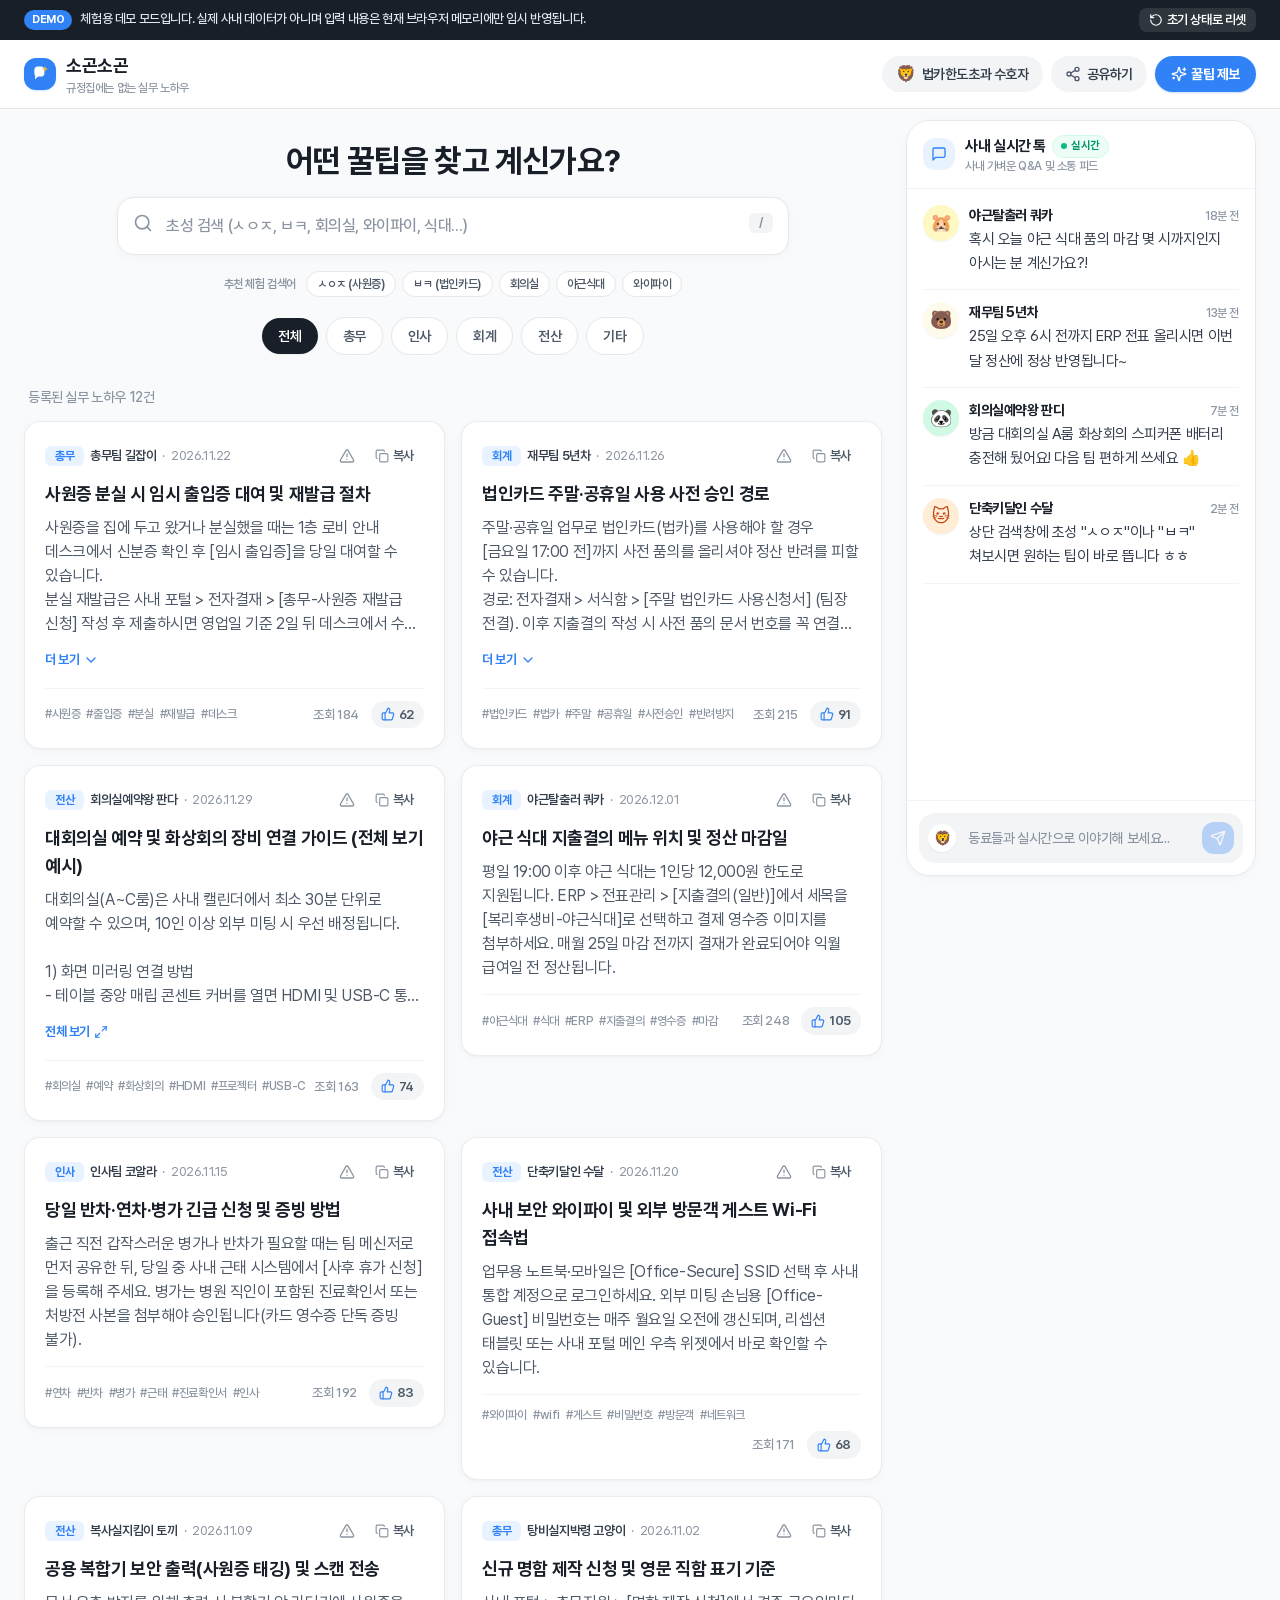
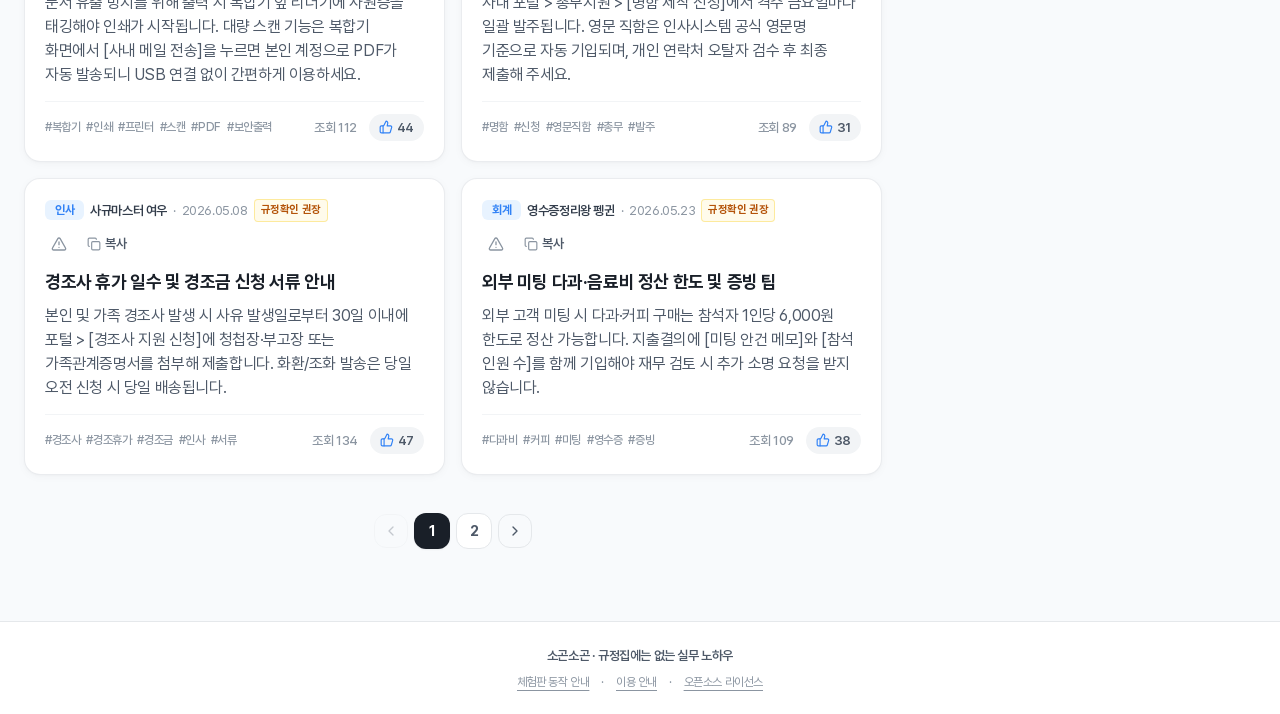
<file: sogon/demo/index.html>
<!doctype html>
<html lang="ko">
  <head>
    <meta charset="UTF-8" />
    <meta name="viewport" content="width=device-width, initial-scale=1.0" />
    <title>소곤소곤 체험판 | 규정집에는 없는 실무 노하우</title>
    <meta name="description" content="3초 만에 찾는 우리 회사 실무 꿀팁" />

    <!-- 사내 폐쇄형 서비스 전용 검색 색인 차단 -->
    <meta name="robots" content="noindex, nofollow, noarchive, nosnippet" />
    <meta name="googlebot" content="noindex, nofollow, noarchive, nosnippet" />

    <!-- 파비콘 및 모바일 앱 아이콘 -->
    <link rel="icon" type="image/png" sizes="32x32" href="./favicon-32x32.png" />
    <link rel="icon" type="image/png" sizes="192x192" href="./favicon-192x192.png" />
    <link rel="shortcut icon" href="./favicon.ico" />
    <link rel="apple-touch-icon" sizes="180x180" href="./apple-touch-icon.png" />
    <meta name="theme-color" content="#3182F6" />

    <!-- 메신저(카카오톡·슬랙·팀즈 등) 링크 미리보기 Open Graph -->
    <meta property="og:type" content="website" />
    <meta property="og:locale" content="ko_KR" />
    <meta property="og:site_name" content="소곤소곤" />
    <meta property="og:title" content="소곤소곤 | 규정집에는 없는 실무 노하우" />
    <meta property="og:description" content="3초 만에 찾는 우리 회사 실무 꿀팁" />
    <!-- Twitter / X 호환 요약 카드 -->
    <meta name="twitter:card" content="summary_large_image" />
    <meta name="twitter:title" content="소곤소곤 | 규정집에는 없는 실무 노하우" />
    <meta name="twitter:description" content="3초 만에 찾는 우리 회사 실무 꿀팁" />
    <script type="module" crossorigin src="./assets/index-BkSIo87b.js"></script>
    <link rel="stylesheet" crossorigin href="./assets/index-DlnnfqZ6.css">
  </head>
  <body class="bg-[#F9FAFB] text-[#191F28] antialiased selection:bg-[#E8F3FF] selection:text-[#3182F6]">
    <div id="root"></div>
  </body>
</html>
</file>
<file: sogon/demo/assets/index-DlnnfqZ6.css>
@font-face{font-family:Pretendard;font-weight:900;font-display:swap;src:local("Pretendard Black"),url(./Pretendard-Black-B7X87vPW.woff2) format("woff2"),url(./Pretendard-Black-CGKHU3YP.woff) format("woff")}@font-face{font-family:Pretendard;font-weight:800;font-display:swap;src:local("Pretendard ExtraBold"),url(./Pretendard-ExtraBold-C0vVUedy.woff2) format("woff2"),url(./Pretendard-ExtraBold-DkRXFB8B.woff) format("woff")}@font-face{font-family:Pretendard;font-weight:700;font-display:swap;src:local("Pretendard Bold"),url(./Pretendard-Bold-BYNivUXw.woff2) format("woff2"),url(./Pretendard-Bold-DD7wHHNl.woff) format("woff")}@font-face{font-family:Pretendard;font-weight:600;font-display:swap;src:local("Pretendard SemiBold"),url(./Pretendard-SemiBold-ClEDdoZU.woff2) format("woff2"),url(./Pretendard-SemiBold-SXfe8JY8.woff) format("woff")}@font-face{font-family:Pretendard;font-weight:500;font-display:swap;src:local("Pretendard Medium"),url(./Pretendard-Medium-Dw2vNklR.woff2) format("woff2"),url(./Pretendard-Medium-Cs2k_Pp2.woff) format("woff")}@font-face{font-family:Pretendard;font-weight:400;font-display:swap;src:local("Pretendard Regular"),url(./Pretendard-Regular-BhrLQoBv.woff2) format("woff2"),url(./Pretendard-Regular-D5CgADJ9.woff) format("woff")}@font-face{font-family:Pretendard;font-weight:300;font-display:swap;src:local("Pretendard Light"),url(./Pretendard-Light-knQmDAda.woff2) format("woff2"),url(./Pretendard-Light-BSr3DBFh.woff) format("woff")}@font-face{font-family:Pretendard;font-weight:200;font-display:swap;src:local("Pretendard ExtraLight"),url(./Pretendard-ExtraLight-Bi0YRlFr.woff2) format("woff2"),url(./Pretendard-ExtraLight-CmnYHmfp.woff) format("woff")}@font-face{font-family:Pretendard;font-weight:100;font-display:swap;src:local("Pretendard Thin"),url(./Pretendard-Thin-DWJVAZ2K.woff2) format("woff2"),url(./Pretendard-Thin-Cq3km6ap.woff) format("woff")}*,:before,:after{--tw-border-spacing-x: 0;--tw-border-spacing-y: 0;--tw-translate-x: 0;--tw-translate-y: 0;--tw-rotate: 0;--tw-skew-x: 0;--tw-skew-y: 0;--tw-scale-x: 1;--tw-scale-y: 1;--tw-pan-x: ;--tw-pan-y: ;--tw-pinch-zoom: ;--tw-scroll-snap-strictness: proximity;--tw-gradient-from-position: ;--tw-gradient-via-position: ;--tw-gradient-to-position: ;--tw-ordinal: ;--tw-slashed-zero: ;--tw-numeric-figure: ;--tw-numeric-spacing: ;--tw-numeric-fraction: ;--tw-ring-inset: ;--tw-ring-offset-width: 0px;--tw-ring-offset-color: #fff;--tw-ring-color: rgb(59 130 246 / .5);--tw-ring-offset-shadow: 0 0 #0000;--tw-ring-shadow: 0 0 #0000;--tw-shadow: 0 0 #0000;--tw-shadow-colored: 0 0 #0000;--tw-blur: ;--tw-brightness: ;--tw-contrast: ;--tw-grayscale: ;--tw-hue-rotate: ;--tw-invert: ;--tw-saturate: ;--tw-sepia: ;--tw-drop-shadow: ;--tw-backdrop-blur: ;--tw-backdrop-brightness: ;--tw-backdrop-contrast: ;--tw-backdrop-grayscale: ;--tw-backdrop-hue-rotate: ;--tw-backdrop-invert: ;--tw-backdrop-opacity: ;--tw-backdrop-saturate: ;--tw-backdrop-sepia: ;--tw-contain-size: ;--tw-contain-layout: ;--tw-contain-paint: ;--tw-contain-style: }::backdrop{--tw-border-spacing-x: 0;--tw-border-spacing-y: 0;--tw-translate-x: 0;--tw-translate-y: 0;--tw-rotate: 0;--tw-skew-x: 0;--tw-skew-y: 0;--tw-scale-x: 1;--tw-scale-y: 1;--tw-pan-x: ;--tw-pan-y: ;--tw-pinch-zoom: ;--tw-scroll-snap-strictness: proximity;--tw-gradient-from-position: ;--tw-gradient-via-position: ;--tw-gradient-to-position: ;--tw-ordinal: ;--tw-slashed-zero: ;--tw-numeric-figure: ;--tw-numeric-spacing: ;--tw-numeric-fraction: ;--tw-ring-inset: ;--tw-ring-offset-width: 0px;--tw-ring-offset-color: #fff;--tw-ring-color: rgb(59 130 246 / .5);--tw-ring-offset-shadow: 0 0 #0000;--tw-ring-shadow: 0 0 #0000;--tw-shadow: 0 0 #0000;--tw-shadow-colored: 0 0 #0000;--tw-blur: ;--tw-brightness: ;--tw-contrast: ;--tw-grayscale: ;--tw-hue-rotate: ;--tw-invert: ;--tw-saturate: ;--tw-sepia: ;--tw-drop-shadow: ;--tw-backdrop-blur: ;--tw-backdrop-brightness: ;--tw-backdrop-contrast: ;--tw-backdrop-grayscale: ;--tw-backdrop-hue-rotate: ;--tw-backdrop-invert: ;--tw-backdrop-opacity: ;--tw-backdrop-saturate: ;--tw-backdrop-sepia: ;--tw-contain-size: ;--tw-contain-layout: ;--tw-contain-paint: ;--tw-contain-style: }*,:before,:after{box-sizing:border-box;border-width:0;border-style:solid;border-color:#e5e7eb}:before,:after{--tw-content: ""}html,:host{line-height:1.5;-webkit-text-size-adjust:100%;-moz-tab-size:4;-o-tab-size:4;tab-size:4;font-family:Pretendard,-apple-system,BlinkMacSystemFont,system-ui,Roboto,Helvetica Neue,Segoe UI,Apple SD Gothic Neo,Noto Sans KR,sans-serif;font-feature-settings:normal;font-variation-settings:normal;-webkit-tap-highlight-color:transparent}body{margin:0;line-height:inherit}hr{height:0;color:inherit;border-top-width:1px}abbr:where([title]){-webkit-text-decoration:underline dotted;text-decoration:underline dotted}h1,h2,h3,h4,h5,h6{font-size:inherit;font-weight:inherit}a{color:inherit;text-decoration:inherit}b,strong{font-weight:bolder}code,kbd,samp,pre{font-family:ui-monospace,SFMono-Regular,Menlo,Monaco,Consolas,Liberation Mono,Courier New,monospace;font-feature-settings:normal;font-variation-settings:normal;font-size:1em}small{font-size:80%}sub,sup{font-size:75%;line-height:0;position:relative;vertical-align:baseline}sub{bottom:-.25em}sup{top:-.5em}table{text-indent:0;border-color:inherit;border-collapse:collapse}button,input,optgroup,select,textarea{font-family:inherit;font-feature-settings:inherit;font-variation-settings:inherit;font-size:100%;font-weight:inherit;line-height:inherit;letter-spacing:inherit;color:inherit;margin:0;padding:0}button,select{text-transform:none}button,input:where([type=button]),input:where([type=reset]),input:where([type=submit]){-webkit-appearance:button;background-color:transparent;background-image:none}:-moz-focusring{outline:auto}:-moz-ui-invalid{box-shadow:none}progress{vertical-align:baseline}::-webkit-inner-spin-button,::-webkit-outer-spin-button{height:auto}[type=search]{-webkit-appearance:textfield;outline-offset:-2px}::-webkit-search-decoration{-webkit-appearance:none}::-webkit-file-upload-button{-webkit-appearance:button;font:inherit}summary{display:list-item}blockquote,dl,dd,h1,h2,h3,h4,h5,h6,hr,figure,p,pre{margin:0}fieldset{margin:0;padding:0}legend{padding:0}ol,ul,menu{list-style:none;margin:0;padding:0}dialog{padding:0}textarea{resize:vertical}input::-moz-placeholder,textarea::-moz-placeholder{opacity:1;color:#9ca3af}input::placeholder,textarea::placeholder{opacity:1;color:#9ca3af}button,[role=button]{cursor:pointer}:disabled{cursor:default}img,svg,video,canvas,audio,iframe,embed,object{display:block;vertical-align:middle}img,video{max-width:100%;height:auto}[hidden]:where(:not([hidden=until-found])){display:none}html,body{font-family:Pretendard Variable,Pretendard,-apple-system,BlinkMacSystemFont,system-ui,Roboto,Helvetica Neue,Segoe UI,Apple SD Gothic Neo,Noto Sans KR,sans-serif;letter-spacing:-.025em}body{font-feature-settings:"cv02","cv03","cv04","cv11";-webkit-tap-highlight-color:transparent;-webkit-font-smoothing:antialiased;-moz-osx-font-smoothing:grayscale;word-break:keep-all}.visible{visibility:visible}.static{position:static}.fixed{position:fixed}.absolute{position:absolute}.relative{position:relative}.sticky{position:sticky}.inset-0{top:0;right:0;bottom:0;left:0}.bottom-5{bottom:1.25rem}.bottom-6{bottom:1.5rem}.left-1\/2{left:50%}.left-3{left:.75rem}.left-3\.5{left:.875rem}.left-4{left:1rem}.right-2\.5{right:.625rem}.right-3{right:.75rem}.right-4{right:1rem}.right-5{right:1.25rem}.top-0{top:0}.top-1\/2{top:50%}.top-3{top:.75rem}.top-3\.5{top:.875rem}.top-4{top:1rem}.top-\[120px\]{top:120px}.top-\[84px\]{top:84px}.z-20{z-index:20}.z-30{z-index:30}.z-40{z-index:40}.z-50{z-index:50}.-mx-2{margin-left:-.5rem;margin-right:-.5rem}.mx-auto{margin-left:auto;margin-right:auto}.-ml-2\.5{margin-left:-.625rem}.mb-0\.5{margin-bottom:.125rem}.mb-1{margin-bottom:.25rem}.mb-1\.5{margin-bottom:.375rem}.mb-2{margin-bottom:.5rem}.mb-2\.5{margin-bottom:.625rem}.ml-6{margin-left:1.5rem}.ml-auto{margin-left:auto}.mr-1{margin-right:.25rem}.mr-1\.5{margin-right:.375rem}.mr-2{margin-right:.5rem}.mt-0\.5{margin-top:.125rem}.mt-1{margin-top:.25rem}.mt-1\.5{margin-top:.375rem}.mt-2\.5{margin-top:.625rem}.mt-3\.5{margin-top:.875rem}.mt-8{margin-top:2rem}.line-clamp-2{overflow:hidden;display:-webkit-box;-webkit-box-orient:vertical;-webkit-line-clamp:2}.line-clamp-5{overflow:hidden;display:-webkit-box;-webkit-box-orient:vertical;-webkit-line-clamp:5}.block{display:block}.inline-block{display:inline-block}.flex{display:flex}.inline-flex{display:inline-flex}.grid{display:grid}.hidden{display:none}.aspect-square{aspect-ratio:1 / 1}.h-1\.5{height:.375rem}.h-11{height:2.75rem}.h-12{height:3rem}.h-16{height:4rem}.h-3{height:.75rem}.h-3\.5{height:.875rem}.h-4{height:1rem}.h-5{height:1.25rem}.h-6{height:1.5rem}.h-7{height:1.75rem}.h-8{height:2rem}.h-9{height:2.25rem}.h-\[82vh\]{height:82vh}.h-full{height:100%}.max-h-\[86vh\]{max-height:86vh}.max-h-\[88vh\]{max-height:88vh}.max-h-\[90vh\]{max-height:90vh}.min-h-screen{min-height:100vh}.w-1\.5{width:.375rem}.w-11{width:2.75rem}.w-12{width:3rem}.w-3{width:.75rem}.w-3\.5{width:.875rem}.w-4{width:1rem}.w-5{width:1.25rem}.w-5\/12{width:41.666667%}.w-6{width:1.5rem}.w-7{width:1.75rem}.w-7\/12{width:58.333333%}.w-8{width:2rem}.w-9{width:2.25rem}.w-\[320px\]{width:320px}.w-full{width:100%}.min-w-0{min-width:0px}.max-w-2xl{max-width:42rem}.max-w-5xl{max-width:64rem}.max-w-7xl{max-width:80rem}.max-w-\[170px\]{max-width:170px}.max-w-\[220px\]{max-width:220px}.max-w-\[90vw\]{max-width:90vw}.max-w-lg{max-width:32rem}.max-w-md{max-width:28rem}.max-w-xl{max-width:36rem}.flex-1{flex:1 1 0%}.flex-shrink-0,.shrink-0{flex-shrink:0}.-translate-x-1\/2{--tw-translate-x: -50%;transform:translate(var(--tw-translate-x),var(--tw-translate-y)) rotate(var(--tw-rotate)) skew(var(--tw-skew-x)) skewY(var(--tw-skew-y)) scaleX(var(--tw-scale-x)) scaleY(var(--tw-scale-y))}.-translate-y-1\/2{--tw-translate-y: -50%;transform:translate(var(--tw-translate-x),var(--tw-translate-y)) rotate(var(--tw-rotate)) skew(var(--tw-skew-x)) skewY(var(--tw-skew-y)) scaleX(var(--tw-scale-x)) scaleY(var(--tw-scale-y))}.scale-105{--tw-scale-x: 1.05;--tw-scale-y: 1.05;transform:translate(var(--tw-translate-x),var(--tw-translate-y)) rotate(var(--tw-rotate)) skew(var(--tw-skew-x)) skewY(var(--tw-skew-y)) scaleX(var(--tw-scale-x)) scaleY(var(--tw-scale-y))}@keyframes pulse{50%{opacity:.5}}.animate-pulse{animation:pulse 2s cubic-bezier(.4,0,.6,1) infinite}@keyframes spin{to{transform:rotate(360deg)}}.animate-spin{animation:spin 1s linear infinite}.cursor-help{cursor:help}.cursor-pointer{cursor:pointer}.select-none{-webkit-user-select:none;-moz-user-select:none;user-select:none}.resize{resize:both}.list-disc{list-style-type:disc}.grid-cols-1{grid-template-columns:repeat(1,minmax(0,1fr))}.grid-cols-5{grid-template-columns:repeat(5,minmax(0,1fr))}.flex-col{flex-direction:column}.flex-wrap{flex-wrap:wrap}.flex-nowrap{flex-wrap:nowrap}.items-start{align-items:flex-start}.items-end{align-items:flex-end}.items-center{align-items:center}.items-baseline{align-items:baseline}.justify-end{justify-content:flex-end}.justify-center{justify-content:center}.justify-between{justify-content:space-between}.gap-0\.5{gap:.125rem}.gap-1{gap:.25rem}.gap-1\.5{gap:.375rem}.gap-2{gap:.5rem}.gap-2\.5{gap:.625rem}.gap-3{gap:.75rem}.gap-4{gap:1rem}.gap-5{gap:1.25rem}.space-x-1>:not([hidden])~:not([hidden]){--tw-space-x-reverse: 0;margin-right:calc(.25rem * var(--tw-space-x-reverse));margin-left:calc(.25rem * calc(1 - var(--tw-space-x-reverse)))}.space-x-1\.5>:not([hidden])~:not([hidden]){--tw-space-x-reverse: 0;margin-right:calc(.375rem * var(--tw-space-x-reverse));margin-left:calc(.375rem * calc(1 - var(--tw-space-x-reverse)))}.space-x-2>:not([hidden])~:not([hidden]){--tw-space-x-reverse: 0;margin-right:calc(.5rem * var(--tw-space-x-reverse));margin-left:calc(.5rem * calc(1 - var(--tw-space-x-reverse)))}.space-x-2\.5>:not([hidden])~:not([hidden]){--tw-space-x-reverse: 0;margin-right:calc(.625rem * var(--tw-space-x-reverse));margin-left:calc(.625rem * calc(1 - var(--tw-space-x-reverse)))}.space-y-0\.5>:not([hidden])~:not([hidden]){--tw-space-y-reverse: 0;margin-top:calc(.125rem * calc(1 - var(--tw-space-y-reverse)));margin-bottom:calc(.125rem * var(--tw-space-y-reverse))}.space-y-1>:not([hidden])~:not([hidden]){--tw-space-y-reverse: 0;margin-top:calc(.25rem * calc(1 - var(--tw-space-y-reverse)));margin-bottom:calc(.25rem * var(--tw-space-y-reverse))}.space-y-1\.5>:not([hidden])~:not([hidden]){--tw-space-y-reverse: 0;margin-top:calc(.375rem * calc(1 - var(--tw-space-y-reverse)));margin-bottom:calc(.375rem * var(--tw-space-y-reverse))}.space-y-2>:not([hidden])~:not([hidden]){--tw-space-y-reverse: 0;margin-top:calc(.5rem * calc(1 - var(--tw-space-y-reverse)));margin-bottom:calc(.5rem * var(--tw-space-y-reverse))}.space-y-2\.5>:not([hidden])~:not([hidden]){--tw-space-y-reverse: 0;margin-top:calc(.625rem * calc(1 - var(--tw-space-y-reverse)));margin-bottom:calc(.625rem * var(--tw-space-y-reverse))}.space-y-3>:not([hidden])~:not([hidden]){--tw-space-y-reverse: 0;margin-top:calc(.75rem * calc(1 - var(--tw-space-y-reverse)));margin-bottom:calc(.75rem * var(--tw-space-y-reverse))}.space-y-3\.5>:not([hidden])~:not([hidden]){--tw-space-y-reverse: 0;margin-top:calc(.875rem * calc(1 - var(--tw-space-y-reverse)));margin-bottom:calc(.875rem * var(--tw-space-y-reverse))}.space-y-4>:not([hidden])~:not([hidden]){--tw-space-y-reverse: 0;margin-top:calc(1rem * calc(1 - var(--tw-space-y-reverse)));margin-bottom:calc(1rem * var(--tw-space-y-reverse))}.space-y-5>:not([hidden])~:not([hidden]){--tw-space-y-reverse: 0;margin-top:calc(1.25rem * calc(1 - var(--tw-space-y-reverse)));margin-bottom:calc(1.25rem * var(--tw-space-y-reverse))}.space-y-6>:not([hidden])~:not([hidden]){--tw-space-y-reverse: 0;margin-top:calc(1.5rem * calc(1 - var(--tw-space-y-reverse)));margin-bottom:calc(1.5rem * var(--tw-space-y-reverse))}.divide-y>:not([hidden])~:not([hidden]){--tw-divide-y-reverse: 0;border-top-width:calc(1px * calc(1 - var(--tw-divide-y-reverse)));border-bottom-width:calc(1px * var(--tw-divide-y-reverse))}.divide-\[\#F2F4F6\]>:not([hidden])~:not([hidden]){--tw-divide-opacity: 1;border-color:rgb(242 244 246 / var(--tw-divide-opacity, 1))}.divide-slate-100>:not([hidden])~:not([hidden]){--tw-divide-opacity: 1;border-color:rgb(241 245 249 / var(--tw-divide-opacity, 1))}.self-start{align-self:flex-start}.overflow-hidden{overflow:hidden}.overflow-x-auto{overflow-x:auto}.overflow-y-auto{overflow-y:auto}.overflow-x-clip{overflow-x:clip}.truncate{overflow:hidden;text-overflow:ellipsis;white-space:nowrap}.whitespace-nowrap{white-space:nowrap}.whitespace-pre-line{white-space:pre-line}.whitespace-pre-wrap{white-space:pre-wrap}.break-words{overflow-wrap:break-word}.break-all{word-break:break-all}.rounded{border-radius:.25rem}.rounded-2xl{border-radius:1rem}.rounded-3xl{border-radius:1.5rem}.rounded-full{border-radius:9999px}.rounded-lg{border-radius:.5rem}.rounded-md{border-radius:.375rem}.rounded-xl{border-radius:.75rem}.rounded-t-3xl{border-top-left-radius:1.5rem;border-top-right-radius:1.5rem}.border{border-width:1px}.border-2{border-width:2px}.border-b{border-bottom-width:1px}.border-b-2{border-bottom-width:2px}.border-t{border-top-width:1px}.border-dashed{border-style:dashed}.border-\[\#3182F6\]{--tw-border-opacity: 1;border-color:rgb(49 130 246 / var(--tw-border-opacity, 1))}.border-\[\#3182F6\]\/20{border-color:#3182f633}.border-\[\#3182F6\]\/25{border-color:#3182f640}.border-\[\#3182F6\]\/35{border-color:#3182f659}.border-\[\#3182F6\]\/40{border-color:#3182f666}.border-\[\#E5E8EB\]{--tw-border-opacity: 1;border-color:rgb(229 232 235 / var(--tw-border-opacity, 1))}.border-\[\#E5E8EB\]\/80{border-color:#e5e8ebcc}.border-\[\#F2F4F6\]{--tw-border-opacity: 1;border-color:rgb(242 244 246 / var(--tw-border-opacity, 1))}.border-amber-200{--tw-border-opacity: 1;border-color:rgb(253 230 138 / var(--tw-border-opacity, 1))}.border-amber-200\/80{border-color:#fde68acc}.border-emerald-100{--tw-border-opacity: 1;border-color:rgb(209 250 229 / var(--tw-border-opacity, 1))}.border-emerald-200{--tw-border-opacity: 1;border-color:rgb(167 243 208 / var(--tw-border-opacity, 1))}.border-rose-200{--tw-border-opacity: 1;border-color:rgb(254 205 211 / var(--tw-border-opacity, 1))}.border-rose-200\/80{border-color:#fecdd3cc}.border-slate-100{--tw-border-opacity: 1;border-color:rgb(241 245 249 / var(--tw-border-opacity, 1))}.border-slate-200{--tw-border-opacity: 1;border-color:rgb(226 232 240 / var(--tw-border-opacity, 1))}.border-slate-200\/80{border-color:#e2e8f0cc}.border-slate-300{--tw-border-opacity: 1;border-color:rgb(203 213 225 / var(--tw-border-opacity, 1))}.border-transparent{border-color:transparent}.border-t-transparent{border-top-color:transparent}.bg-\[\#191F28\]{--tw-bg-opacity: 1;background-color:rgb(25 31 40 / var(--tw-bg-opacity, 1))}.bg-\[\#3182F6\]{--tw-bg-opacity: 1;background-color:rgb(49 130 246 / var(--tw-bg-opacity, 1))}.bg-\[\#E8F3FF\]{--tw-bg-opacity: 1;background-color:rgb(232 243 255 / var(--tw-bg-opacity, 1))}.bg-\[\#F2F4F6\]{--tw-bg-opacity: 1;background-color:rgb(242 244 246 / var(--tw-bg-opacity, 1))}.bg-\[\#F8FAFC\]{--tw-bg-opacity: 1;background-color:rgb(248 250 252 / var(--tw-bg-opacity, 1))}.bg-\[\#F9FAFB\]{--tw-bg-opacity: 1;background-color:rgb(249 250 251 / var(--tw-bg-opacity, 1))}.bg-amber-100{--tw-bg-opacity: 1;background-color:rgb(254 243 199 / var(--tw-bg-opacity, 1))}.bg-amber-200\/90{background-color:#fde68ae6}.bg-amber-50{--tw-bg-opacity: 1;background-color:rgb(255 251 235 / var(--tw-bg-opacity, 1))}.bg-amber-50\/40{background-color:#fffbeb66}.bg-amber-50\/50{background-color:#fffbeb80}.bg-amber-50\/70{background-color:#fffbebb3}.bg-amber-500{--tw-bg-opacity: 1;background-color:rgb(245 158 11 / var(--tw-bg-opacity, 1))}.bg-amber-600{--tw-bg-opacity: 1;background-color:rgb(217 119 6 / var(--tw-bg-opacity, 1))}.bg-emerald-100{--tw-bg-opacity: 1;background-color:rgb(209 250 229 / var(--tw-bg-opacity, 1))}.bg-emerald-50{--tw-bg-opacity: 1;background-color:rgb(236 253 245 / var(--tw-bg-opacity, 1))}.bg-emerald-500{--tw-bg-opacity: 1;background-color:rgb(16 185 129 / var(--tw-bg-opacity, 1))}.bg-green-100{--tw-bg-opacity: 1;background-color:rgb(220 252 231 / var(--tw-bg-opacity, 1))}.bg-orange-100{--tw-bg-opacity: 1;background-color:rgb(255 237 213 / var(--tw-bg-opacity, 1))}.bg-orange-50{--tw-bg-opacity: 1;background-color:rgb(255 247 237 / var(--tw-bg-opacity, 1))}.bg-pink-100{--tw-bg-opacity: 1;background-color:rgb(252 231 243 / var(--tw-bg-opacity, 1))}.bg-rose-100{--tw-bg-opacity: 1;background-color:rgb(255 228 230 / var(--tw-bg-opacity, 1))}.bg-rose-50{--tw-bg-opacity: 1;background-color:rgb(255 241 242 / var(--tw-bg-opacity, 1))}.bg-rose-500{--tw-bg-opacity: 1;background-color:rgb(244 63 94 / var(--tw-bg-opacity, 1))}.bg-sky-100{--tw-bg-opacity: 1;background-color:rgb(224 242 254 / var(--tw-bg-opacity, 1))}.bg-slate-100{--tw-bg-opacity: 1;background-color:rgb(241 245 249 / var(--tw-bg-opacity, 1))}.bg-slate-200{--tw-bg-opacity: 1;background-color:rgb(226 232 240 / var(--tw-bg-opacity, 1))}.bg-slate-50{--tw-bg-opacity: 1;background-color:rgb(248 250 252 / var(--tw-bg-opacity, 1))}.bg-slate-50\/50{background-color:#f8fafc80}.bg-slate-50\/70{background-color:#f8fafcb3}.bg-slate-900{--tw-bg-opacity: 1;background-color:rgb(15 23 42 / var(--tw-bg-opacity, 1))}.bg-slate-900\/40{background-color:#0f172a66}.bg-slate-900\/50{background-color:#0f172a80}.bg-slate-900\/95{background-color:#0f172af2}.bg-transparent{background-color:transparent}.bg-white{--tw-bg-opacity: 1;background-color:rgb(255 255 255 / var(--tw-bg-opacity, 1))}.bg-white\/10{background-color:#ffffff1a}.bg-white\/90{background-color:#ffffffe6}.bg-white\/95{background-color:#fffffff2}.bg-yellow-100{--tw-bg-opacity: 1;background-color:rgb(254 249 195 / var(--tw-bg-opacity, 1))}.bg-yellow-50{--tw-bg-opacity: 1;background-color:rgb(254 252 232 / var(--tw-bg-opacity, 1))}.p-0{padding:0}.p-1{padding:.25rem}.p-1\.5{padding:.375rem}.p-2{padding:.5rem}.p-2\.5{padding:.625rem}.p-3{padding:.75rem}.p-3\.5{padding:.875rem}.p-4{padding:1rem}.p-5{padding:1.25rem}.p-6{padding:1.5rem}.p-7{padding:1.75rem}.px-1{padding-left:.25rem;padding-right:.25rem}.px-1\.5{padding-left:.375rem;padding-right:.375rem}.px-2{padding-left:.5rem;padding-right:.5rem}.px-2\.5{padding-left:.625rem;padding-right:.625rem}.px-3{padding-left:.75rem;padding-right:.75rem}.px-3\.5{padding-left:.875rem;padding-right:.875rem}.px-4{padding-left:1rem;padding-right:1rem}.px-5{padding-left:1.25rem;padding-right:1.25rem}.px-6{padding-left:1.5rem;padding-right:1.5rem}.py-0\.5{padding-top:.125rem;padding-bottom:.125rem}.py-1{padding-top:.25rem;padding-bottom:.25rem}.py-1\.5{padding-top:.375rem;padding-bottom:.375rem}.py-12{padding-top:3rem;padding-bottom:3rem}.py-14{padding-top:3.5rem;padding-bottom:3.5rem}.py-2{padding-top:.5rem;padding-bottom:.5rem}.py-2\.5{padding-top:.625rem;padding-bottom:.625rem}.py-3{padding-top:.75rem;padding-bottom:.75rem}.py-3\.5{padding-top:.875rem;padding-bottom:.875rem}.py-4{padding-top:1rem;padding-bottom:1rem}.py-5{padding-top:1.25rem;padding-bottom:1.25rem}.py-6{padding-top:1.5rem;padding-bottom:1.5rem}.pb-16{padding-bottom:4rem}.pb-2{padding-bottom:.5rem}.pb-24{padding-bottom:6rem}.pl-10{padding-left:2.5rem}.pl-11{padding-left:2.75rem}.pl-3\.5{padding-left:.875rem}.pl-5{padding-left:1.25rem}.pl-6{padding-left:1.5rem}.pl-9{padding-left:2.25rem}.pr-12{padding-right:3rem}.pr-14{padding-right:3.5rem}.pr-3{padding-right:.75rem}.pr-3\.5{padding-right:.875rem}.pr-9{padding-right:2.25rem}.pt-0\.5{padding-top:.125rem}.pt-1{padding-top:.25rem}.pt-2{padding-top:.5rem}.pt-2\.5{padding-top:.625rem}.pt-3{padding-top:.75rem}.pt-4{padding-top:1rem}.pt-6{padding-top:1.5rem}.text-left{text-align:left}.text-center{text-align:center}.align-middle{vertical-align:middle}.font-mono{font-family:ui-monospace,SFMono-Regular,Menlo,Monaco,Consolas,Liberation Mono,Courier New,monospace}.font-sans{font-family:Pretendard,-apple-system,BlinkMacSystemFont,system-ui,Roboto,Helvetica Neue,Segoe UI,Apple SD Gothic Neo,Noto Sans KR,sans-serif}.text-2xl{font-size:1.5rem;line-height:2rem}.text-3xl{font-size:1.875rem;line-height:2.25rem}.text-\[11\.5px\]{font-size:11.5px}.text-\[11px\]{font-size:11px}.text-\[13px\]{font-size:13px}.text-\[15px\]{font-size:15px}.text-\[17px\]{font-size:17px}.text-base{font-size:1rem;line-height:1.5rem}.text-lg{font-size:1.125rem;line-height:1.75rem}.text-sm{font-size:.875rem;line-height:1.25rem}.text-xl{font-size:1.25rem;line-height:1.75rem}.text-xs{font-size:.75rem;line-height:1rem}.font-bold{font-weight:700}.font-extrabold{font-weight:800}.font-medium{font-weight:500}.font-normal{font-weight:400}.font-semibold{font-weight:600}.leading-\[1\.75\]{line-height:1.75}.leading-none{line-height:1}.leading-relaxed{line-height:1.625}.leading-snug{line-height:1.375}.leading-tight{line-height:1.25}.tracking-tight{letter-spacing:-.025em}.tracking-widest{letter-spacing:.1em}.text-\[\#191F28\]{--tw-text-opacity: 1;color:rgb(25 31 40 / var(--tw-text-opacity, 1))}.text-\[\#1B64DA\]{--tw-text-opacity: 1;color:rgb(27 100 218 / var(--tw-text-opacity, 1))}.text-\[\#3182F6\]{--tw-text-opacity: 1;color:rgb(49 130 246 / var(--tw-text-opacity, 1))}.text-\[\#333D4B\]{--tw-text-opacity: 1;color:rgb(51 61 75 / var(--tw-text-opacity, 1))}.text-\[\#4E5968\]{--tw-text-opacity: 1;color:rgb(78 89 104 / var(--tw-text-opacity, 1))}.text-\[\#6B7684\]{--tw-text-opacity: 1;color:rgb(107 118 132 / var(--tw-text-opacity, 1))}.text-\[\#8B95A1\]{--tw-text-opacity: 1;color:rgb(139 149 161 / var(--tw-text-opacity, 1))}.text-amber-600{--tw-text-opacity: 1;color:rgb(217 119 6 / var(--tw-text-opacity, 1))}.text-amber-700{--tw-text-opacity: 1;color:rgb(180 83 9 / var(--tw-text-opacity, 1))}.text-amber-700\/90{color:#b45309e6}.text-amber-800{--tw-text-opacity: 1;color:rgb(146 64 14 / var(--tw-text-opacity, 1))}.text-amber-900{--tw-text-opacity: 1;color:rgb(120 53 15 / var(--tw-text-opacity, 1))}.text-amber-950{--tw-text-opacity: 1;color:rgb(69 26 3 / var(--tw-text-opacity, 1))}.text-emerald-600{--tw-text-opacity: 1;color:rgb(5 150 105 / var(--tw-text-opacity, 1))}.text-emerald-700{--tw-text-opacity: 1;color:rgb(4 120 87 / var(--tw-text-opacity, 1))}.text-green-700{--tw-text-opacity: 1;color:rgb(21 128 61 / var(--tw-text-opacity, 1))}.text-orange-700{--tw-text-opacity: 1;color:rgb(194 65 12 / var(--tw-text-opacity, 1))}.text-orange-800{--tw-text-opacity: 1;color:rgb(154 52 18 / var(--tw-text-opacity, 1))}.text-pink-700{--tw-text-opacity: 1;color:rgb(190 24 93 / var(--tw-text-opacity, 1))}.text-rose-500{--tw-text-opacity: 1;color:rgb(244 63 94 / var(--tw-text-opacity, 1))}.text-rose-600{--tw-text-opacity: 1;color:rgb(225 29 72 / var(--tw-text-opacity, 1))}.text-rose-700{--tw-text-opacity: 1;color:rgb(190 18 60 / var(--tw-text-opacity, 1))}.text-sky-700{--tw-text-opacity: 1;color:rgb(3 105 161 / var(--tw-text-opacity, 1))}.text-slate-200{--tw-text-opacity: 1;color:rgb(226 232 240 / var(--tw-text-opacity, 1))}.text-slate-400{--tw-text-opacity: 1;color:rgb(148 163 184 / var(--tw-text-opacity, 1))}.text-slate-500{--tw-text-opacity: 1;color:rgb(100 116 139 / var(--tw-text-opacity, 1))}.text-slate-600{--tw-text-opacity: 1;color:rgb(71 85 105 / var(--tw-text-opacity, 1))}.text-slate-700{--tw-text-opacity: 1;color:rgb(51 65 85 / var(--tw-text-opacity, 1))}.text-slate-800{--tw-text-opacity: 1;color:rgb(30 41 59 / var(--tw-text-opacity, 1))}.text-slate-900{--tw-text-opacity: 1;color:rgb(15 23 42 / var(--tw-text-opacity, 1))}.text-white{--tw-text-opacity: 1;color:rgb(255 255 255 / var(--tw-text-opacity, 1))}.text-yellow-700{--tw-text-opacity: 1;color:rgb(161 98 7 / var(--tw-text-opacity, 1))}.text-yellow-800{--tw-text-opacity: 1;color:rgb(133 77 14 / var(--tw-text-opacity, 1))}.underline{text-decoration-line:underline}.underline-offset-4{text-underline-offset:4px}.antialiased{-webkit-font-smoothing:antialiased;-moz-osx-font-smoothing:grayscale}.placeholder-\[\#8B95A1\]::-moz-placeholder{--tw-placeholder-opacity: 1;color:rgb(139 149 161 / var(--tw-placeholder-opacity, 1))}.placeholder-\[\#8B95A1\]::placeholder{--tw-placeholder-opacity: 1;color:rgb(139 149 161 / var(--tw-placeholder-opacity, 1))}.placeholder-slate-400::-moz-placeholder{--tw-placeholder-opacity: 1;color:rgb(148 163 184 / var(--tw-placeholder-opacity, 1))}.placeholder-slate-400::placeholder{--tw-placeholder-opacity: 1;color:rgb(148 163 184 / var(--tw-placeholder-opacity, 1))}.shadow-2xl{--tw-shadow: 0 25px 50px -12px rgb(0 0 0 / .25);--tw-shadow-colored: 0 25px 50px -12px var(--tw-shadow-color);box-shadow:var(--tw-ring-offset-shadow, 0 0 #0000),var(--tw-ring-shadow, 0 0 #0000),var(--tw-shadow)}.shadow-\[0_2px_8px_rgba\(0\,0\,0\,0\.03\)\]{--tw-shadow: 0 2px 8px rgba(0,0,0,.03);--tw-shadow-colored: 0 2px 8px var(--tw-shadow-color);box-shadow:var(--tw-ring-offset-shadow, 0 0 #0000),var(--tw-ring-shadow, 0 0 #0000),var(--tw-shadow)}.shadow-lg{--tw-shadow: 0 10px 15px -3px rgb(0 0 0 / .1), 0 4px 6px -4px rgb(0 0 0 / .1);--tw-shadow-colored: 0 10px 15px -3px var(--tw-shadow-color), 0 4px 6px -4px var(--tw-shadow-color);box-shadow:var(--tw-ring-offset-shadow, 0 0 #0000),var(--tw-ring-shadow, 0 0 #0000),var(--tw-shadow)}.shadow-md{--tw-shadow: 0 4px 6px -1px rgb(0 0 0 / .1), 0 2px 4px -2px rgb(0 0 0 / .1);--tw-shadow-colored: 0 4px 6px -1px var(--tw-shadow-color), 0 2px 4px -2px var(--tw-shadow-color);box-shadow:var(--tw-ring-offset-shadow, 0 0 #0000),var(--tw-ring-shadow, 0 0 #0000),var(--tw-shadow)}.shadow-sm{--tw-shadow: 0 1px 2px 0 rgb(0 0 0 / .05);--tw-shadow-colored: 0 1px 2px 0 var(--tw-shadow-color);box-shadow:var(--tw-ring-offset-shadow, 0 0 #0000),var(--tw-ring-shadow, 0 0 #0000),var(--tw-shadow)}.shadow-toss-card{--tw-shadow: 0 2px 10px 0 rgba(0, 0, 0, .03), 0 1px 3px 0 rgba(0, 0, 0, .02);--tw-shadow-colored: 0 2px 10px 0 var(--tw-shadow-color), 0 1px 3px 0 var(--tw-shadow-color);box-shadow:var(--tw-ring-offset-shadow, 0 0 #0000),var(--tw-ring-shadow, 0 0 #0000),var(--tw-shadow)}.shadow-xl{--tw-shadow: 0 20px 25px -5px rgb(0 0 0 / .1), 0 8px 10px -6px rgb(0 0 0 / .1);--tw-shadow-colored: 0 20px 25px -5px var(--tw-shadow-color), 0 8px 10px -6px var(--tw-shadow-color);box-shadow:var(--tw-ring-offset-shadow, 0 0 #0000),var(--tw-ring-shadow, 0 0 #0000),var(--tw-shadow)}.shadow-\[\#3182F6\]\/20{--tw-shadow-color: rgb(49 130 246 / .2);--tw-shadow: var(--tw-shadow-colored)}.shadow-\[\#3182F6\]\/25{--tw-shadow-color: rgb(49 130 246 / .25);--tw-shadow: var(--tw-shadow-colored)}.shadow-\[\#3182F6\]\/30{--tw-shadow-color: rgb(49 130 246 / .3);--tw-shadow: var(--tw-shadow-colored)}.ring-2{--tw-ring-offset-shadow: var(--tw-ring-inset) 0 0 0 var(--tw-ring-offset-width) var(--tw-ring-offset-color);--tw-ring-shadow: var(--tw-ring-inset) 0 0 0 calc(2px + var(--tw-ring-offset-width)) var(--tw-ring-color);box-shadow:var(--tw-ring-offset-shadow),var(--tw-ring-shadow),var(--tw-shadow, 0 0 #0000)}.ring-\[\#3182F6\]{--tw-ring-opacity: 1;--tw-ring-color: rgb(49 130 246 / var(--tw-ring-opacity, 1))}.blur{--tw-blur: blur(8px);filter:var(--tw-blur) var(--tw-brightness) var(--tw-contrast) var(--tw-grayscale) var(--tw-hue-rotate) var(--tw-invert) var(--tw-saturate) var(--tw-sepia) var(--tw-drop-shadow)}.filter{filter:var(--tw-blur) var(--tw-brightness) var(--tw-contrast) var(--tw-grayscale) var(--tw-hue-rotate) var(--tw-invert) var(--tw-saturate) var(--tw-sepia) var(--tw-drop-shadow)}.backdrop-blur-md{--tw-backdrop-blur: blur(12px);-webkit-backdrop-filter:var(--tw-backdrop-blur) var(--tw-backdrop-brightness) var(--tw-backdrop-contrast) var(--tw-backdrop-grayscale) var(--tw-backdrop-hue-rotate) var(--tw-backdrop-invert) var(--tw-backdrop-opacity) var(--tw-backdrop-saturate) var(--tw-backdrop-sepia);backdrop-filter:var(--tw-backdrop-blur) var(--tw-backdrop-brightness) var(--tw-backdrop-contrast) var(--tw-backdrop-grayscale) var(--tw-backdrop-hue-rotate) var(--tw-backdrop-invert) var(--tw-backdrop-opacity) var(--tw-backdrop-saturate) var(--tw-backdrop-sepia)}.backdrop-blur-sm{--tw-backdrop-blur: blur(4px);-webkit-backdrop-filter:var(--tw-backdrop-blur) var(--tw-backdrop-brightness) var(--tw-backdrop-contrast) var(--tw-backdrop-grayscale) var(--tw-backdrop-hue-rotate) var(--tw-backdrop-invert) var(--tw-backdrop-opacity) var(--tw-backdrop-saturate) var(--tw-backdrop-sepia);backdrop-filter:var(--tw-backdrop-blur) var(--tw-backdrop-brightness) var(--tw-backdrop-contrast) var(--tw-backdrop-grayscale) var(--tw-backdrop-hue-rotate) var(--tw-backdrop-invert) var(--tw-backdrop-opacity) var(--tw-backdrop-saturate) var(--tw-backdrop-sepia)}.transition-all{transition-property:all;transition-timing-function:cubic-bezier(.4,0,.2,1);transition-duration:.15s}.transition-colors{transition-property:color,background-color,border-color,text-decoration-color,fill,stroke;transition-timing-function:cubic-bezier(.4,0,.2,1);transition-duration:.15s}.transition-transform{transition-property:transform;transition-timing-function:cubic-bezier(.4,0,.2,1);transition-duration:.15s}.duration-200{transition-duration:.2s}.no-scrollbar::-webkit-scrollbar{display:none}.no-scrollbar{-ms-overflow-style:none;scrollbar-width:none}.selection\:bg-\[\#E8F3FF\] *::-moz-selection{--tw-bg-opacity: 1;background-color:rgb(232 243 255 / var(--tw-bg-opacity, 1))}.selection\:bg-\[\#E8F3FF\] *::selection{--tw-bg-opacity: 1;background-color:rgb(232 243 255 / var(--tw-bg-opacity, 1))}.selection\:text-\[\#1B64DA\] *::-moz-selection{--tw-text-opacity: 1;color:rgb(27 100 218 / var(--tw-text-opacity, 1))}.selection\:text-\[\#1B64DA\] *::selection{--tw-text-opacity: 1;color:rgb(27 100 218 / var(--tw-text-opacity, 1))}.selection\:text-\[\#3182F6\] *::-moz-selection{--tw-text-opacity: 1;color:rgb(49 130 246 / var(--tw-text-opacity, 1))}.selection\:text-\[\#3182F6\] *::selection{--tw-text-opacity: 1;color:rgb(49 130 246 / var(--tw-text-opacity, 1))}.selection\:bg-\[\#E8F3FF\]::-moz-selection{--tw-bg-opacity: 1;background-color:rgb(232 243 255 / var(--tw-bg-opacity, 1))}.selection\:bg-\[\#E8F3FF\]::selection{--tw-bg-opacity: 1;background-color:rgb(232 243 255 / var(--tw-bg-opacity, 1))}.selection\:text-\[\#1B64DA\]::-moz-selection{--tw-text-opacity: 1;color:rgb(27 100 218 / var(--tw-text-opacity, 1))}.selection\:text-\[\#1B64DA\]::selection{--tw-text-opacity: 1;color:rgb(27 100 218 / var(--tw-text-opacity, 1))}.selection\:text-\[\#3182F6\]::-moz-selection{--tw-text-opacity: 1;color:rgb(49 130 246 / var(--tw-text-opacity, 1))}.selection\:text-\[\#3182F6\]::selection{--tw-text-opacity: 1;color:rgb(49 130 246 / var(--tw-text-opacity, 1))}.first\:pt-0:first-child{padding-top:0}.focus-within\:border-\[\#3182F6\]:focus-within{--tw-border-opacity: 1;border-color:rgb(49 130 246 / var(--tw-border-opacity, 1))}.focus-within\:bg-white:focus-within{--tw-bg-opacity: 1;background-color:rgb(255 255 255 / var(--tw-bg-opacity, 1))}.focus-within\:ring-2:focus-within{--tw-ring-offset-shadow: var(--tw-ring-inset) 0 0 0 var(--tw-ring-offset-width) var(--tw-ring-offset-color);--tw-ring-shadow: var(--tw-ring-inset) 0 0 0 calc(2px + var(--tw-ring-offset-width)) var(--tw-ring-color);box-shadow:var(--tw-ring-offset-shadow),var(--tw-ring-shadow),var(--tw-shadow, 0 0 #0000)}.focus-within\:ring-\[\#3182F6\]\/15:focus-within{--tw-ring-color: rgb(49 130 246 / .15)}.hover\:-translate-y-0\.5:hover{--tw-translate-y: -.125rem;transform:translate(var(--tw-translate-x),var(--tw-translate-y)) rotate(var(--tw-rotate)) skew(var(--tw-skew-x)) skewY(var(--tw-skew-y)) scaleX(var(--tw-scale-x)) scaleY(var(--tw-scale-y))}.hover\:scale-105:hover{--tw-scale-x: 1.05;--tw-scale-y: 1.05;transform:translate(var(--tw-translate-x),var(--tw-translate-y)) rotate(var(--tw-rotate)) skew(var(--tw-skew-x)) skewY(var(--tw-skew-y)) scaleX(var(--tw-scale-x)) scaleY(var(--tw-scale-y))}.hover\:border-\[\#3182F6\]\/30:hover{border-color:#3182f64d}.hover\:border-slate-300:hover{--tw-border-opacity: 1;border-color:rgb(203 213 225 / var(--tw-border-opacity, 1))}.hover\:bg-\[\#1B64DA\]:hover{--tw-bg-opacity: 1;background-color:rgb(27 100 218 / var(--tw-bg-opacity, 1))}.hover\:bg-\[\#DBEAFE\]:hover{--tw-bg-opacity: 1;background-color:rgb(219 234 254 / var(--tw-bg-opacity, 1))}.hover\:bg-\[\#E5E8EB\]:hover{--tw-bg-opacity: 1;background-color:rgb(229 232 235 / var(--tw-bg-opacity, 1))}.hover\:bg-\[\#E5E8EB\]\/60:hover{background-color:#e5e8eb99}.hover\:bg-\[\#E8F3FF\]:hover{--tw-bg-opacity: 1;background-color:rgb(232 243 255 / var(--tw-bg-opacity, 1))}.hover\:bg-\[\#F2F4F6\]:hover{--tw-bg-opacity: 1;background-color:rgb(242 244 246 / var(--tw-bg-opacity, 1))}.hover\:bg-amber-50:hover{--tw-bg-opacity: 1;background-color:rgb(255 251 235 / var(--tw-bg-opacity, 1))}.hover\:bg-amber-700:hover{--tw-bg-opacity: 1;background-color:rgb(180 83 9 / var(--tw-bg-opacity, 1))}.hover\:bg-rose-50:hover{--tw-bg-opacity: 1;background-color:rgb(255 241 242 / var(--tw-bg-opacity, 1))}.hover\:bg-slate-100:hover{--tw-bg-opacity: 1;background-color:rgb(241 245 249 / var(--tw-bg-opacity, 1))}.hover\:bg-slate-200:hover{--tw-bg-opacity: 1;background-color:rgb(226 232 240 / var(--tw-bg-opacity, 1))}.hover\:bg-slate-200\/70:hover{background-color:#e2e8f0b3}.hover\:bg-slate-200\/80:hover{background-color:#e2e8f0cc}.hover\:bg-slate-50:hover{--tw-bg-opacity: 1;background-color:rgb(248 250 252 / var(--tw-bg-opacity, 1))}.hover\:bg-slate-800:hover{--tw-bg-opacity: 1;background-color:rgb(30 41 59 / var(--tw-bg-opacity, 1))}.hover\:bg-white\/20:hover{background-color:#fff3}.hover\:text-\[\#191F28\]:hover{--tw-text-opacity: 1;color:rgb(25 31 40 / var(--tw-text-opacity, 1))}.hover\:text-\[\#1B64DA\]:hover{--tw-text-opacity: 1;color:rgb(27 100 218 / var(--tw-text-opacity, 1))}.hover\:text-\[\#3182F6\]:hover{--tw-text-opacity: 1;color:rgb(49 130 246 / var(--tw-text-opacity, 1))}.hover\:text-\[\#4E5968\]:hover{--tw-text-opacity: 1;color:rgb(78 89 104 / var(--tw-text-opacity, 1))}.hover\:text-amber-600:hover{--tw-text-opacity: 1;color:rgb(217 119 6 / var(--tw-text-opacity, 1))}.hover\:text-amber-700:hover{--tw-text-opacity: 1;color:rgb(180 83 9 / var(--tw-text-opacity, 1))}.hover\:text-rose-600:hover{--tw-text-opacity: 1;color:rgb(225 29 72 / var(--tw-text-opacity, 1))}.hover\:text-rose-700:hover{--tw-text-opacity: 1;color:rgb(190 18 60 / var(--tw-text-opacity, 1))}.hover\:text-slate-200:hover{--tw-text-opacity: 1;color:rgb(226 232 240 / var(--tw-text-opacity, 1))}.hover\:text-slate-600:hover{--tw-text-opacity: 1;color:rgb(71 85 105 / var(--tw-text-opacity, 1))}.hover\:text-slate-700:hover{--tw-text-opacity: 1;color:rgb(51 65 85 / var(--tw-text-opacity, 1))}.hover\:text-slate-800:hover{--tw-text-opacity: 1;color:rgb(30 41 59 / var(--tw-text-opacity, 1))}.hover\:shadow-toss-card-hover:hover{--tw-shadow: 0 12px 30px 0 rgba(0, 0, 0, .07), 0 2px 6px 0 rgba(0, 0, 0, .03);--tw-shadow-colored: 0 12px 30px 0 var(--tw-shadow-color), 0 2px 6px 0 var(--tw-shadow-color);box-shadow:var(--tw-ring-offset-shadow, 0 0 #0000),var(--tw-ring-shadow, 0 0 #0000),var(--tw-shadow)}.focus\:border-\[\#3182F6\]:focus{--tw-border-opacity: 1;border-color:rgb(49 130 246 / var(--tw-border-opacity, 1))}.focus\:border-amber-500:focus{--tw-border-opacity: 1;border-color:rgb(245 158 11 / var(--tw-border-opacity, 1))}.focus\:bg-white:focus{--tw-bg-opacity: 1;background-color:rgb(255 255 255 / var(--tw-bg-opacity, 1))}.focus\:outline-none:focus{outline:2px solid transparent;outline-offset:2px}.focus\:ring-2:focus{--tw-ring-offset-shadow: var(--tw-ring-inset) 0 0 0 var(--tw-ring-offset-width) var(--tw-ring-offset-color);--tw-ring-shadow: var(--tw-ring-inset) 0 0 0 calc(2px + var(--tw-ring-offset-width)) var(--tw-ring-color);box-shadow:var(--tw-ring-offset-shadow),var(--tw-ring-shadow),var(--tw-shadow, 0 0 #0000)}.focus\:ring-4:focus{--tw-ring-offset-shadow: var(--tw-ring-inset) 0 0 0 var(--tw-ring-offset-width) var(--tw-ring-offset-color);--tw-ring-shadow: var(--tw-ring-inset) 0 0 0 calc(4px + var(--tw-ring-offset-width)) var(--tw-ring-color);box-shadow:var(--tw-ring-offset-shadow),var(--tw-ring-shadow),var(--tw-shadow, 0 0 #0000)}.focus\:ring-\[\#3182F6\]\/10:focus{--tw-ring-color: rgb(49 130 246 / .1)}.focus\:ring-\[\#3182F6\]\/20:focus{--tw-ring-color: rgb(49 130 246 / .2)}.focus\:ring-\[\#3182F6\]\/30:focus{--tw-ring-color: rgb(49 130 246 / .3)}.focus\:ring-amber-500\/20:focus{--tw-ring-color: rgb(245 158 11 / .2)}.focus-visible\:ring-2:focus-visible{--tw-ring-offset-shadow: var(--tw-ring-inset) 0 0 0 var(--tw-ring-offset-width) var(--tw-ring-offset-color);--tw-ring-shadow: var(--tw-ring-inset) 0 0 0 calc(2px + var(--tw-ring-offset-width)) var(--tw-ring-color);box-shadow:var(--tw-ring-offset-shadow),var(--tw-ring-shadow),var(--tw-shadow, 0 0 #0000)}.focus-visible\:ring-\[\#3182F6\]\/30:focus-visible{--tw-ring-color: rgb(49 130 246 / .3)}.active\:scale-90:active{--tw-scale-x: .9;--tw-scale-y: .9;transform:translate(var(--tw-translate-x),var(--tw-translate-y)) rotate(var(--tw-rotate)) skew(var(--tw-skew-x)) skewY(var(--tw-skew-y)) scaleX(var(--tw-scale-x)) scaleY(var(--tw-scale-y))}.active\:scale-95:active{--tw-scale-x: .95;--tw-scale-y: .95;transform:translate(var(--tw-translate-x),var(--tw-translate-y)) rotate(var(--tw-rotate)) skew(var(--tw-skew-x)) skewY(var(--tw-skew-y)) scaleX(var(--tw-scale-x)) scaleY(var(--tw-scale-y))}.active\:scale-\[0\.99\]:active{--tw-scale-x: .99;--tw-scale-y: .99;transform:translate(var(--tw-translate-x),var(--tw-translate-y)) rotate(var(--tw-rotate)) skew(var(--tw-skew-x)) skewY(var(--tw-skew-y)) scaleX(var(--tw-scale-x)) scaleY(var(--tw-scale-y))}.disabled\:pointer-events-none:disabled{pointer-events:none}.disabled\:cursor-not-allowed:disabled{cursor:not-allowed}.disabled\:opacity-30:disabled{opacity:.3}.disabled\:opacity-35:disabled{opacity:.35}.disabled\:opacity-40:disabled{opacity:.4}.disabled\:opacity-50:disabled{opacity:.5}.group:hover .group-hover\:text-\[\#3182F6\]{--tw-text-opacity: 1;color:rgb(49 130 246 / var(--tw-text-opacity, 1))}@media(min-width:640px){.sm\:bottom-6{bottom:1.5rem}.sm\:left-auto{left:auto}.sm\:right-6{right:1.5rem}.sm\:top-4{top:1rem}.sm\:top-auto{top:auto}.sm\:col-span-2{grid-column:span 2 / span 2}.sm\:mx-0{margin-left:0;margin-right:0}.sm\:block{display:block}.sm\:inline-block{display:inline-block}.sm\:inline{display:inline}.sm\:h-4{height:1rem}.sm\:h-9{height:2.25rem}.sm\:h-\[620px\]{height:620px}.sm\:w-4{width:1rem}.sm\:w-9{width:2.25rem}.sm\:max-w-md{max-width:28rem}.sm\:translate-x-0{--tw-translate-x: 0px;transform:translate(var(--tw-translate-x),var(--tw-translate-y)) rotate(var(--tw-rotate)) skew(var(--tw-skew-x)) skewY(var(--tw-skew-y)) scaleX(var(--tw-scale-x)) scaleY(var(--tw-scale-y))}.sm\:grid-cols-2{grid-template-columns:repeat(2,minmax(0,1fr))}.sm\:grid-cols-3{grid-template-columns:repeat(3,minmax(0,1fr))}.sm\:flex-row{flex-direction:row}.sm\:flex-nowrap{flex-wrap:nowrap}.sm\:items-center{align-items:center}.sm\:justify-center{justify-content:center}.sm\:gap-3{gap:.75rem}.sm\:gap-4{gap:1rem}.sm\:space-x-2>:not([hidden])~:not([hidden]){--tw-space-x-reverse: 0;margin-right:calc(.5rem * var(--tw-space-x-reverse));margin-left:calc(.5rem * calc(1 - var(--tw-space-x-reverse)))}.sm\:space-x-2\.5>:not([hidden])~:not([hidden]){--tw-space-x-reverse: 0;margin-right:calc(.625rem * var(--tw-space-x-reverse));margin-left:calc(.625rem * calc(1 - var(--tw-space-x-reverse)))}.sm\:space-y-4>:not([hidden])~:not([hidden]){--tw-space-y-reverse: 0;margin-top:calc(1rem * calc(1 - var(--tw-space-y-reverse)));margin-bottom:calc(1rem * var(--tw-space-y-reverse))}.sm\:space-y-6>:not([hidden])~:not([hidden]){--tw-space-y-reverse: 0;margin-top:calc(1.5rem * calc(1 - var(--tw-space-y-reverse)));margin-bottom:calc(1.5rem * var(--tw-space-y-reverse))}.sm\:self-auto{align-self:auto}.sm\:rounded-3xl{border-radius:1.5rem}.sm\:p-4{padding:1rem}.sm\:p-5{padding:1.25rem}.sm\:p-6{padding:1.5rem}.sm\:p-7{padding:1.75rem}.sm\:p-8{padding:2rem}.sm\:p-9{padding:2.25rem}.sm\:px-3\.5{padding-left:.875rem;padding-right:.875rem}.sm\:px-4{padding-left:1rem;padding-right:1rem}.sm\:px-6{padding-left:1.5rem;padding-right:1.5rem}.sm\:px-7{padding-left:1.75rem;padding-right:1.75rem}.sm\:py-16{padding-top:4rem;padding-bottom:4rem}.sm\:py-2{padding-top:.5rem;padding-bottom:.5rem}.sm\:py-3{padding-top:.75rem;padding-bottom:.75rem}.sm\:py-4{padding-top:1rem;padding-bottom:1rem}.sm\:py-6{padding-top:1.5rem;padding-bottom:1.5rem}.sm\:pb-0{padding-bottom:0}.sm\:pl-12{padding-left:3rem}.sm\:pr-16{padding-right:4rem}.sm\:pt-2{padding-top:.5rem}.sm\:text-\[13px\]{font-size:13px}.sm\:text-\[15px\]{font-size:15px}.sm\:text-\[22px\]{font-size:22px}.sm\:text-\[32px\]{font-size:32px}.sm\:text-base{font-size:1rem;line-height:1.5rem}.sm\:text-lg{font-size:1.125rem;line-height:1.75rem}.sm\:text-sm{font-size:.875rem;line-height:1.25rem}}@media(min-width:768px){.md\:inline{display:inline}.md\:flex{display:flex}.md\:hidden{display:none}.md\:h-4{height:1rem}.md\:w-4{width:1rem}.md\:grid-cols-2{grid-template-columns:repeat(2,minmax(0,1fr))}.md\:space-x-1\.5>:not([hidden])~:not([hidden]){--tw-space-x-reverse: 0;margin-right:calc(.375rem * var(--tw-space-x-reverse));margin-left:calc(.375rem * calc(1 - var(--tw-space-x-reverse)))}.md\:px-3\.5{padding-left:.875rem;padding-right:.875rem}.md\:py-2{padding-top:.5rem;padding-bottom:.5rem}}@media(min-width:1024px){.lg\:block{display:block}.lg\:hidden{display:none}.lg\:grid-cols-2{grid-template-columns:repeat(2,minmax(0,1fr))}.lg\:flex-row{flex-direction:row}.lg\:pb-8{padding-bottom:2rem}}@media(min-width:1280px){.xl\:w-\[350px\]{width:350px}.xl\:gap-6{gap:1.5rem}}@media(min-width:1536px){.\32xl\:w-\[370px\]{width:370px}}
</file>
